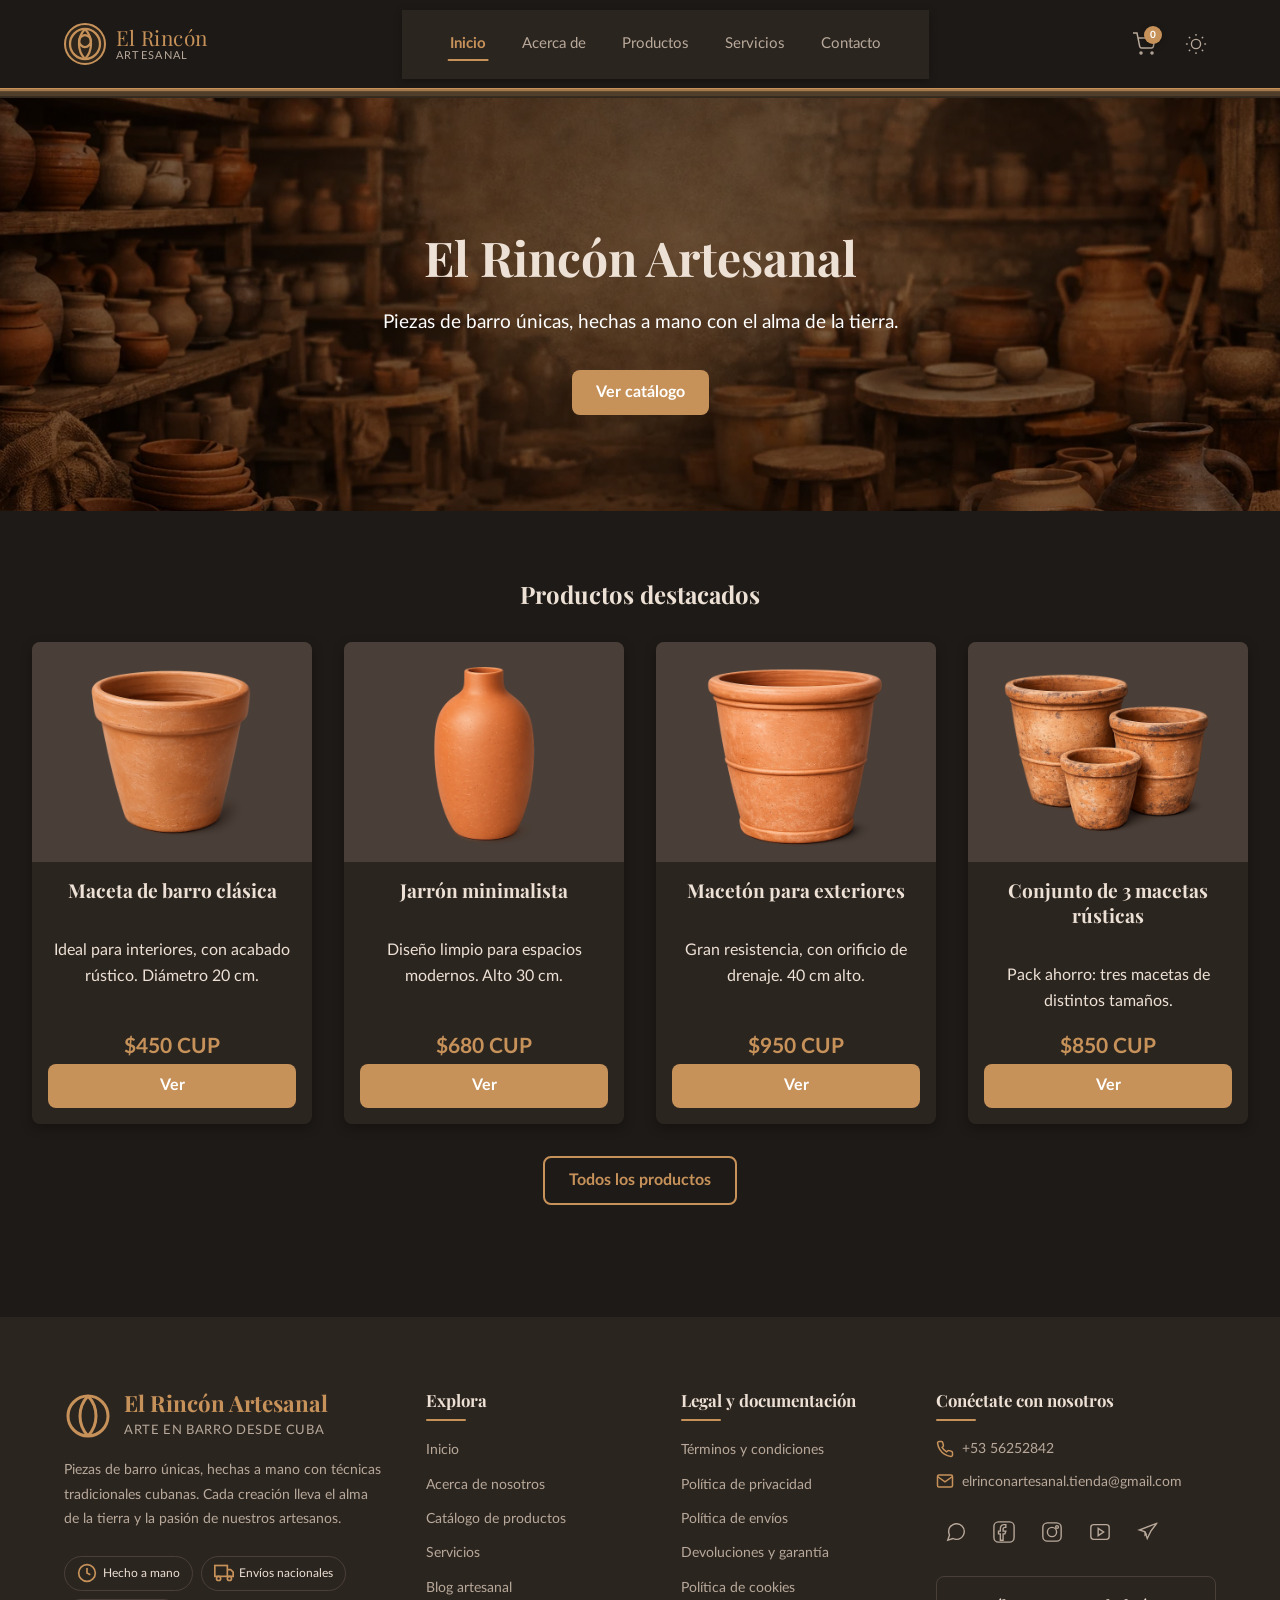
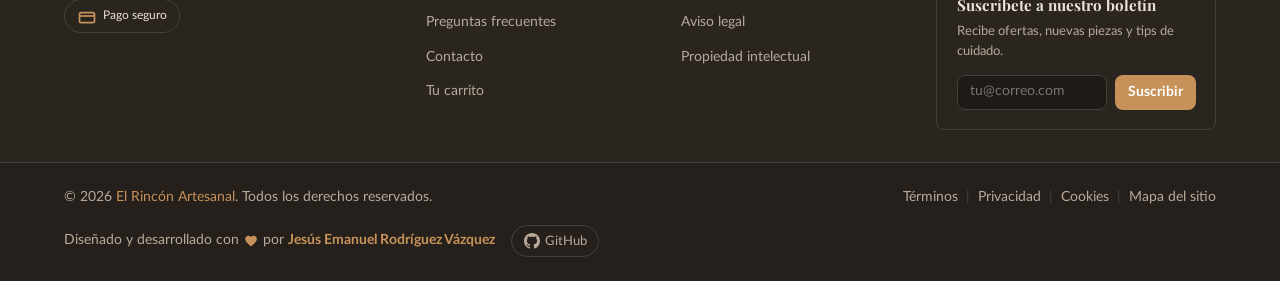
<file: index.html>
<!DOCTYPE html>
<html lang="es">
<head>
    <meta charset="UTF-8">
    <meta name="viewport" content="width=device-width, initial-scale=1.0">
    <meta name="description" content="El Rincón Artesanal - Piezas de barro hechas a mano por el equipo artesanal. Compras por WhatsApp y SMS en Cuba.">
    <title>El Rincón Artesanal – Inicio</title>
    <link rel="icon" href="favicon.ico" type="image/x-icon">
    <link rel="stylesheet" href="css/normalize.css">
    <link rel="stylesheet" href="css/main.css">
    <link rel="stylesheet" href="css/components/navigation.css">
    <link rel="stylesheet" href="css/components/header.css">
    <link rel="stylesheet" href="css/components/footer.css">
    <link rel="stylesheet" href="css/components/buttons.css">
    <link rel="stylesheet" href="css/components/cards.css">
    <link rel="stylesheet" href="css/pages/home.css">
    <link rel="stylesheet" href="css/responsive.css">
</head>
<body>
    <div id="site-header"></div>
    <main>
        <section class="hero">
            <div class="hero-content">
                <h1>El Rincón Artesanal</h1>
                <p>Piezas de barro únicas, hechas a mano con el alma de la tierra.</p>
                <a href="pages/products.html" class="btn btn-primary">Ver catálogo</a>
            </div>
        </section>
        <section class="featured-products">
            <h2>Productos destacados</h2>
            <div id="featured-list" class="products-grid"></div>
            <a href="pages/products.html" class="btn btn-outline">Todos los productos</a>
        </section>
    </main>
    <div id="site-footer"></div>

    <script src="js/config.js"></script>
    <script src="js/theme.js"></script>
    <script src="js/cart.js"></script>
    <script src="js/components/navigation.js"></script>
    <script src="js/main.js"></script>
    <script src="js/pages/home.js"></script>
</body>
</html>
</file>
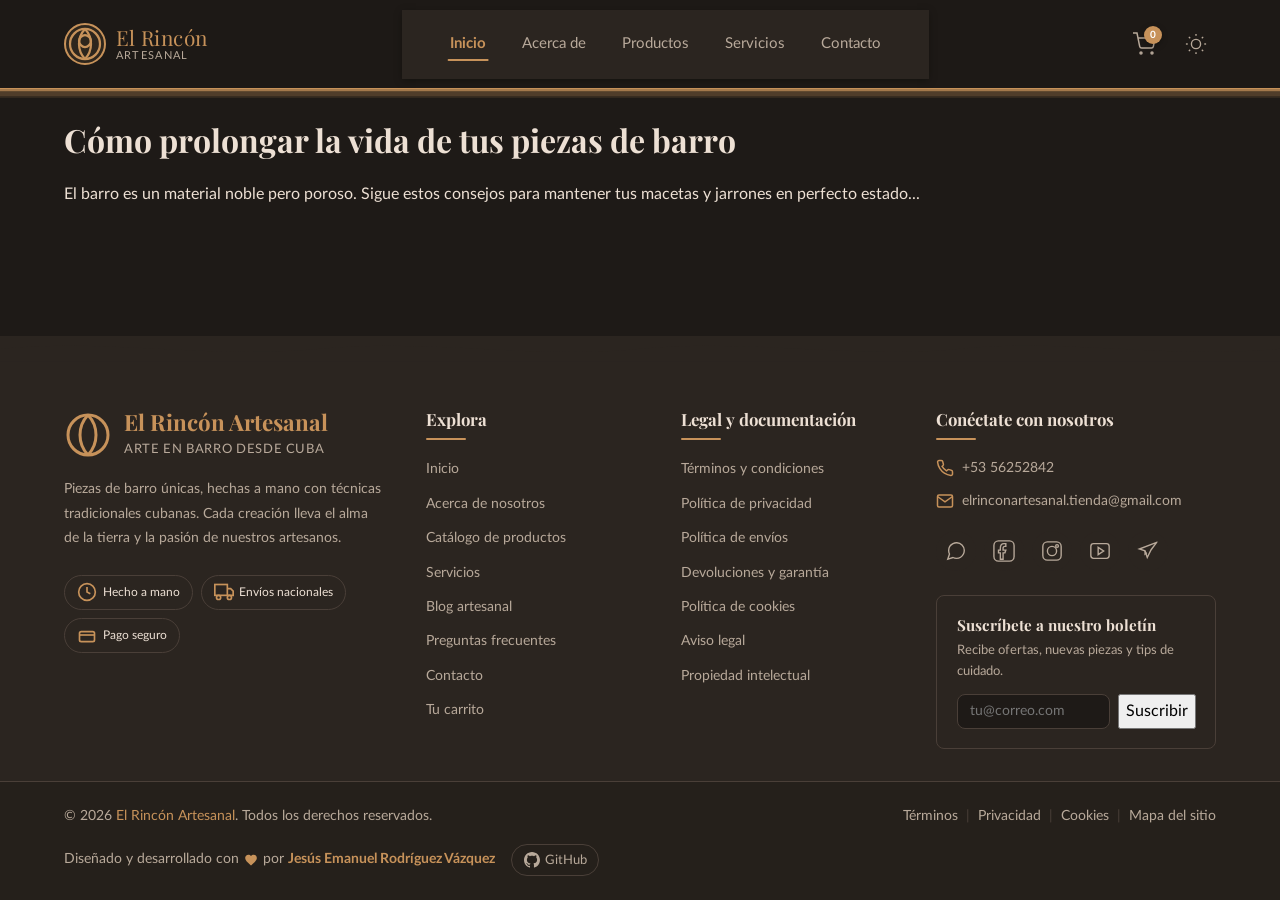
<file: pages/blog-post.html>
<!DOCTYPE html>
<html lang="es">
<head>
    <meta charset="UTF-8">
    <meta name="viewport" content="width=device-width, initial-scale=1.0">
    <title>Cómo cuidar tus macetas de barro – Blog</title>
    <link rel="icon" href="../favicon.ico">
    <link rel="stylesheet" href="../css/normalize.css">
    <link rel="stylesheet" href="../css/main.css">
    <link rel="stylesheet" href="../css/components/navigation.css">
    <link rel="stylesheet" href="../css/components/header.css">
    <link rel="stylesheet" href="../css/components/footer.css">
    <link rel="stylesheet" href="../css/responsive.css">
</head>
<body>
    <div id="site-header"></div>
    <main class="container">
        <article>
            <h1>Cómo prolongar la vida de tus piezas de barro</h1>
            <p>El barro es un material noble pero poroso. Sigue estos consejos para mantener tus macetas y jarrones en perfecto estado...</p>
            <!-- contenido de ejemplo -->
        </article>
    </main>
    <div id="site-footer"></div>
    <script src="../js/config.js"></script>
    <script src="../js/theme.js"></script>
    <script src="../js/cart.js"></script>
    <script src="../js/components/navigation.js"></script>
    <script src="../js/main.js"></script>
</body>
</html>
</file>
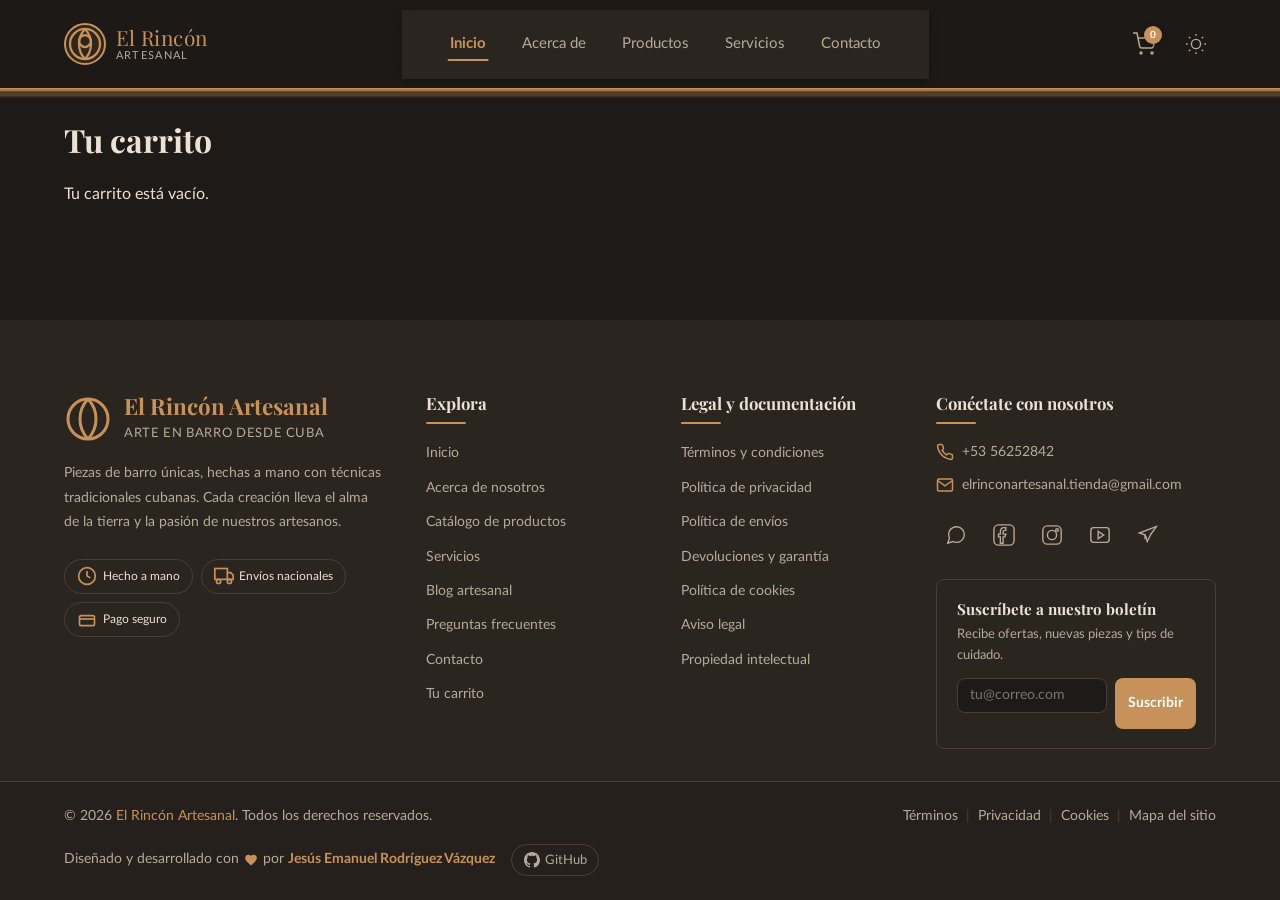
<file: pages/cart.html>
<!DOCTYPE html>
<html lang="es">
<head>
    <meta charset="UTF-8">
    <meta name="viewport" content="width=device-width, initial-scale=1.0">
    <title>Carrito – El Rincón Artesanal</title>
    <link rel="icon" href="../favicon.ico">
    <link rel="stylesheet" href="../css/normalize.css">
    <link rel="stylesheet" href="../css/main.css">
    <link rel="stylesheet" href="../css/components/navigation.css">
    <link rel="stylesheet" href="../css/components/header.css">
    <link rel="stylesheet" href="../css/components/footer.css">
    <link rel="stylesheet" href="../css/components/buttons.css">
    <link rel="stylesheet" href="../css/components/forms.css">
    <link rel="stylesheet" href="../css/components/modals.css">
    <link rel="stylesheet" href="../css/pages/cart.css">
    <link rel="stylesheet" href="../css/responsive.css">
</head>
<body>
    <div id="site-header"></div>
    <main class="container">
        <h1>Tu carrito</h1>
        <div id="cart-items"></div>
        <div id="cart-total"></div>
        <button id="checkout-btn" class="btn btn-primary">Realizar pedido</button>
    </main>

    <!-- Modal para teléfono -->
    <div id="order-modal" class="modal-overlay" style="display:none;">
        <div class="modal-content">
            <button class="modal-close" onclick="closeModal('order-modal')">&times;</button>
            <h2>Completa tu pedido</h2>
            <label>Tu número de teléfono (Cuba):</label>
            <input type="tel" id="order-phone" placeholder="+53XXXXXXXX" required>
            <button onclick="realizarPedido()" class="btn btn-primary">Enviar por WhatsApp y SMS</button>
        </div>
    </div>

    <div id="site-footer"></div>
    <script src="../js/config.js"></script>
    <script src="../js/theme.js"></script>
    <script src="../js/cart.js"></script>
    <script src="../js/order.js"></script>
    <script src="../js/components/modal.js"></script>
    <script src="../js/components/navigation.js"></script>
    <script src="../js/main.js"></script>
    <script>
        // Renderizar carrito
        document.addEventListener('DOMContentLoaded', () => {
            const container = document.getElementById('cart-items');
            const totalEl = document.getElementById('cart-total');
            const checkoutBtn = document.getElementById('checkout-btn');
            
            function renderCart() {
                if (cart.items.length === 0) {
                    container.innerHTML = '<p>Tu carrito está vacío.</p>';
                    totalEl.innerHTML = '';
                    checkoutBtn.style.display = 'none';
                    return;
                }
                checkoutBtn.style.display = 'inline-block';
                container.innerHTML = cart.items.map(item => {
                    const tier = CONFIG.discounts.tiers.find(t => item.quantity >= t.minQty);
                    const unitPrice = tier ? item.price * (1 - tier.discount) : item.price;
                    const subtotal = unitPrice * item.quantity;
                    return `<div class="cart-item">
                        <span>${item.name} (x${item.quantity})</span>
                        <span>$${subtotal.toFixed(2)}</span>
                        <button onclick="cart.remove(${item.id});renderCart();">Eliminar</button>
                    </div>`;
                }).join('');
                totalEl.innerHTML = `<strong>Total: $${cart.getTotal().toFixed(2)} CUP</strong>`;
            }
            window.renderCart = renderCart;
            renderCart();

            checkoutBtn.addEventListener('click', () => {
                if (cart.items.length === 0) return alert('Carrito vacío');
                openModal('order-modal');
            });
        });
    </script>
</body>
</html>
</file>
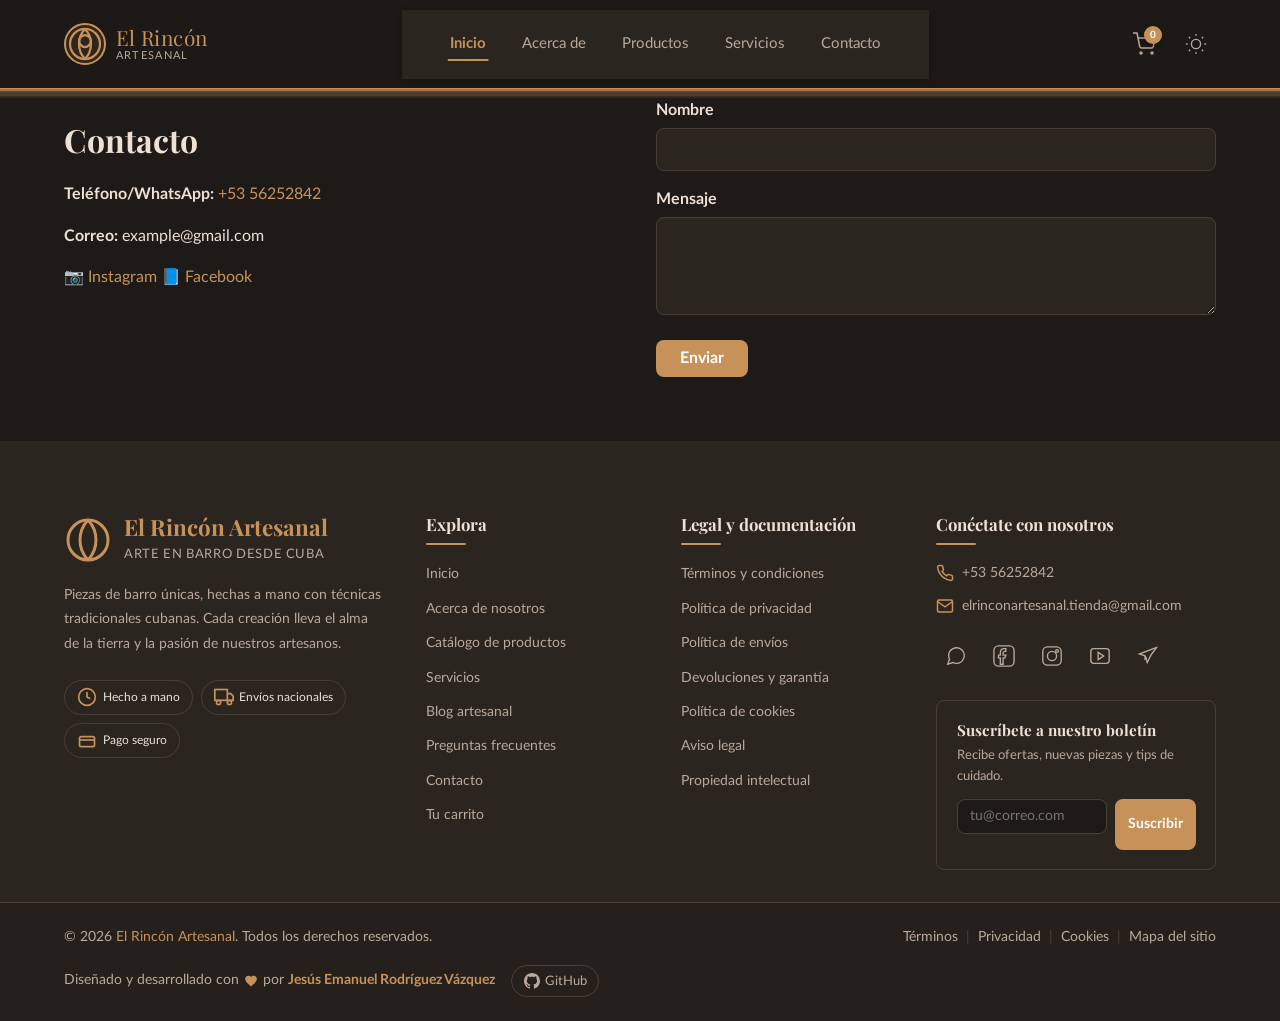
<file: pages/contact.html>
<!DOCTYPE html>
<html lang="es">
<head>
    <meta charset="UTF-8">
    <meta name="viewport" content="width=device-width, initial-scale=1.0">
    <title>Contacto – El Rincón Artesanal</title>
    <link rel="icon" href="../favicon.ico">
    <link rel="stylesheet" href="../css/normalize.css">
    <link rel="stylesheet" href="../css/main.css">
    <link rel="stylesheet" href="../css/components/navigation.css">
    <link rel="stylesheet" href="../css/components/header.css">
    <link rel="stylesheet" href="../css/components/footer.css">
    <link rel="stylesheet" href="../css/components/buttons.css">
    <link rel="stylesheet" href="../css/components/forms.css">
    <link rel="stylesheet" href="../css/pages/contact.css">
    <link rel="stylesheet" href="../css/responsive.css">
</head>
<body>
    <div id="site-header"></div>
    <main class="container contact-grid">
        <div>
            <h1>Contacto</h1>
            <p><strong>Teléfono/WhatsApp:</strong> <a href="tel:+5356252842">+53 56252842</a></p>
            <p><strong>Correo:</strong> example@gmail.com</p>
            <div class="social-icons">
                <a href="https://instagram.com/elrinconartesanal" target="_blank" rel="noopener">📷 Instagram</a>
                <a href="https://facebook.com/elrinconartesanal" target="_blank" rel="noopener">📘 Facebook</a>
            </div>
        </div>
        <form class="contact-form">
            <label>Nombre</label>
            <input type="text" required>
            <label>Mensaje</label>
            <textarea rows="4"></textarea>
            <button type="submit" class="btn btn-primary">Enviar</button>
        </form>
    </main>
    <div id="site-footer"></div>
    <script src="../js/config.js"></script>
    <script src="../js/theme.js"></script>
    <script src="../js/cart.js"></script>
    <script src="../js/components/navigation.js"></script>
    <script src="../js/main.js"></script>
    <script src="../js/components/form-validation.js"></script>
</body>
</html>
</file>
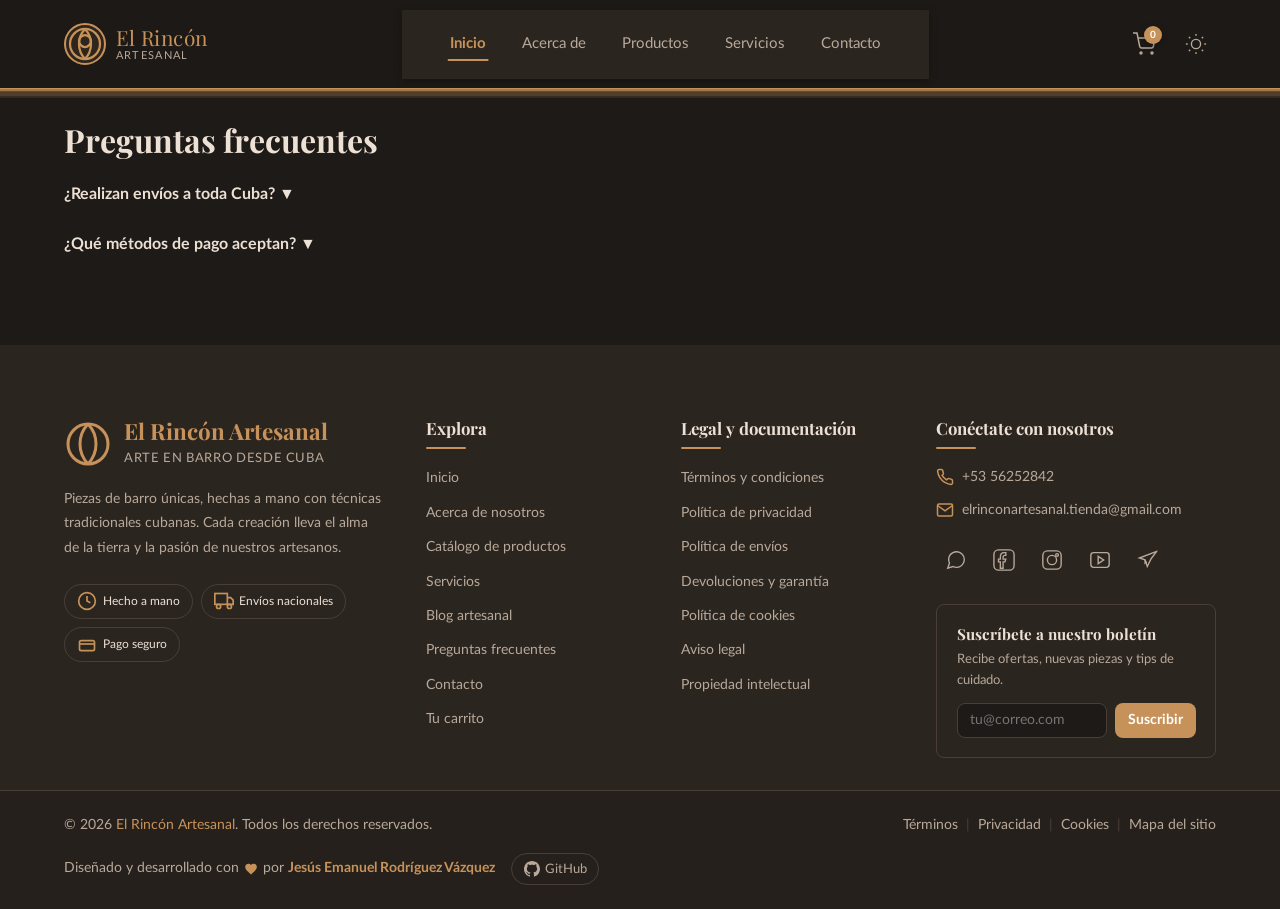
<file: pages/faq.html>
<!DOCTYPE html>
<html lang="es">
<head>
    <meta charset="UTF-8">
    <meta name="viewport" content="width=device-width, initial-scale=1.0">
    <title>Preguntas frecuentes – El Rincón Artesanal</title>
    <link rel="icon" href="../favicon.ico">
    <link rel="stylesheet" href="../css/normalize.css">
    <link rel="stylesheet" href="../css/main.css">
    <link rel="stylesheet" href="../css/components/navigation.css">
    <link rel="stylesheet" href="../css/components/header.css">
    <link rel="stylesheet" href="../css/components/footer.css">
    <link rel="stylesheet" href="../css/components/buttons.css">
    <link rel="stylesheet" href="../css/pages/faq.css">
    <link rel="stylesheet" href="../css/responsive.css">
</head>
<body>
    <div id="site-header"></div>
    <main class="container">
        <h1>Preguntas frecuentes</h1>
        <div class="faq-item">
            <div class="question" onclick="this.nextElementSibling.classList.toggle('open')">¿Realizan envíos a toda Cuba? ▼</div>
            <div class="answer">Sí, coordinamos el envío a través de agencias de paquetería. El costo depende del destino.</div>
        </div>
        <div class="faq-item">
            <div class="question" onclick="this.nextElementSibling.classList.toggle('open')">¿Qué métodos de pago aceptan? ▼</div>
            <div class="answer">Aceptamos Transfermóvil, EnZona y pago en efectivo al recibir (en La Habana).</div>
        </div>
        <!-- más preguntas... -->
    </main>
    <div id="site-footer"></div>
    <script src="../js/config.js"></script>
    <script src="../js/theme.js"></script>
    <script src="../js/cart.js"></script>
    <script src="../js/components/navigation.js"></script>
    <script src="../js/main.js"></script>
</body>
</html>
</file>
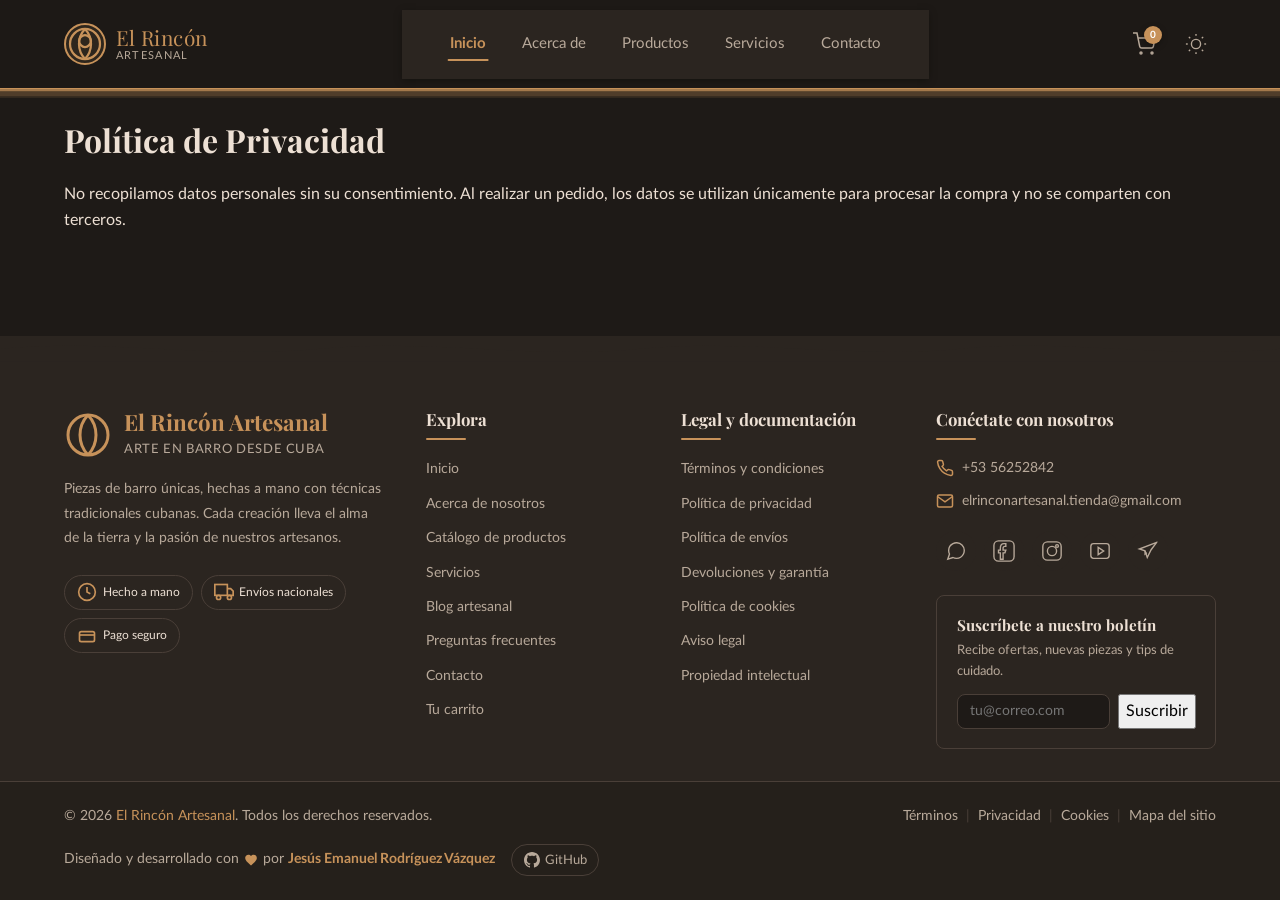
<file: pages/privacy-policy.html>
<!DOCTYPE html>
<html lang="es">
<head>
    <meta charset="UTF-8">
    <meta name="viewport" content="width=device-width, initial-scale=1.0">
    <title>Política de privacidad – El Rincón Artesanal</title>
    <link rel="icon" href="../favicon.ico">
    <link rel="stylesheet" href="../css/normalize.css">
    <link rel="stylesheet" href="../css/main.css">
    <link rel="stylesheet" href="../css/components/navigation.css">
    <link rel="stylesheet" href="../css/components/header.css">
    <link rel="stylesheet" href="../css/components/footer.css">
    <link rel="stylesheet" href="../css/responsive.css">
</head>
<body>
    <div id="site-header"></div>
    <main class="container">
        <h1>Política de Privacidad</h1>
        <p>No recopilamos datos personales sin su consentimiento. Al realizar un pedido, los datos se utilizan únicamente para procesar la compra y no se comparten con terceros.</p>
        <!-- texto legal básico -->
    </main>
    <div id="site-footer"></div>
    <script src="../js/config.js"></script>
    <script src="../js/theme.js"></script>
    <script src="../js/cart.js"></script>
    <script src="../js/components/navigation.js"></script>
    <script src="../js/main.js"></script>
</body>
</html>
</file>
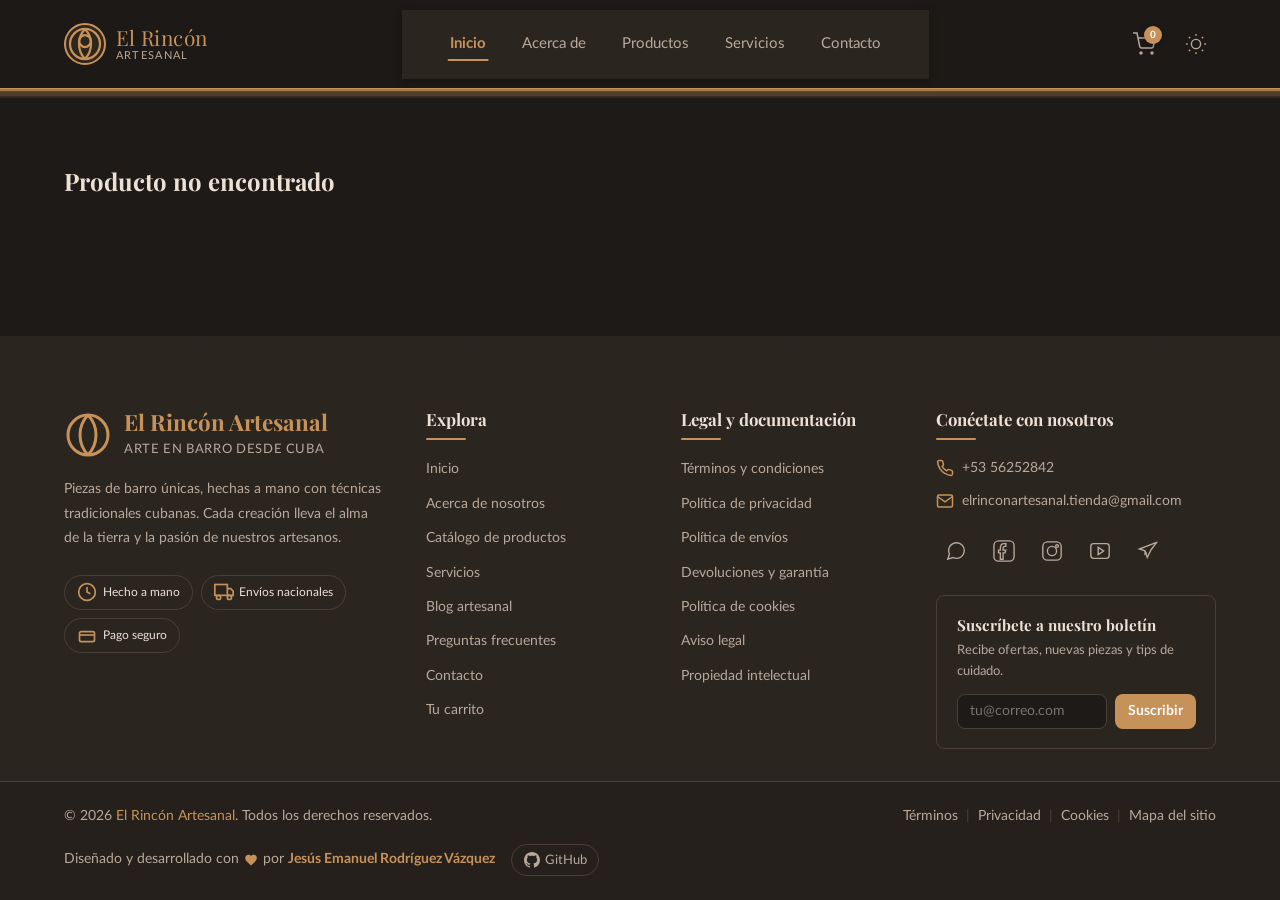
<file: pages/product-detail.html>
<!DOCTYPE html>
<html lang="es">
<head>
    <meta charset="UTF-8">
    <meta name="viewport" content="width=device-width, initial-scale=1.0">
    <title>Detalle del producto – El Rincón Artesanal</title>
    <link rel="icon" href="../favicon.ico">
    <link rel="stylesheet" href="../css/normalize.css">
    <link rel="stylesheet" href="../css/main.css">
    <link rel="stylesheet" href="../css/components/navigation.css">
    <link rel="stylesheet" href="../css/components/header.css">
    <link rel="stylesheet" href="../css/components/footer.css">
    <link rel="stylesheet" href="../css/components/buttons.css">
    <link rel="stylesheet" href="../css/pages/product-detail.css">
    <link rel="stylesheet" href="../css/responsive.css">
</head>
<body>
    <div id="site-header"></div>
    <main class="container product-detail">
        <div class="gallery">
            <img id="product-img" src="" alt="" class="main-image">
            <div class="gallery-controls">
                <button onclick="sliderPrev()" class="btn btn-outline btn-small">◀</button>
                <button onclick="sliderNext()" class="btn btn-outline btn-small">▶</button>
            </div>
        </div>
        <div class="product-info-panel">
            <h1 id="product-name"></h1>
            <p id="product-desc"></p>
            <span id="product-price" class="price"></span>
            <div class="discount-box">
                <h4>Descuentos por volumen</h4>
                <ul id="discount-info"></ul>
            </div>
            <div class="quantity-selector">
                <label for="quantity">Cantidad:</label>
                <input type="number" id="quantity" value="1" min="1">
            </div>
            <button id="add-to-cart" class="btn btn-primary">Añadir al carrito</button>
            <button onclick="window.history.back()" class="btn btn-outline btn-small" style="margin-top:1rem;">← Volver</button>
        </div>
    </main>
    <div id="site-footer"></div>
    <script src="../js/config.js"></script>
    <script src="../js/theme.js"></script>
    <script src="../js/cart.js"></script>
    <script src="../js/components/slider.js"></script>
    <script src="../js/components/navigation.js"></script>
    <script src="../js/main.js"></script>
    <script src="../js/pages/product-detail.js"></script>
</body>
</html>
</file>
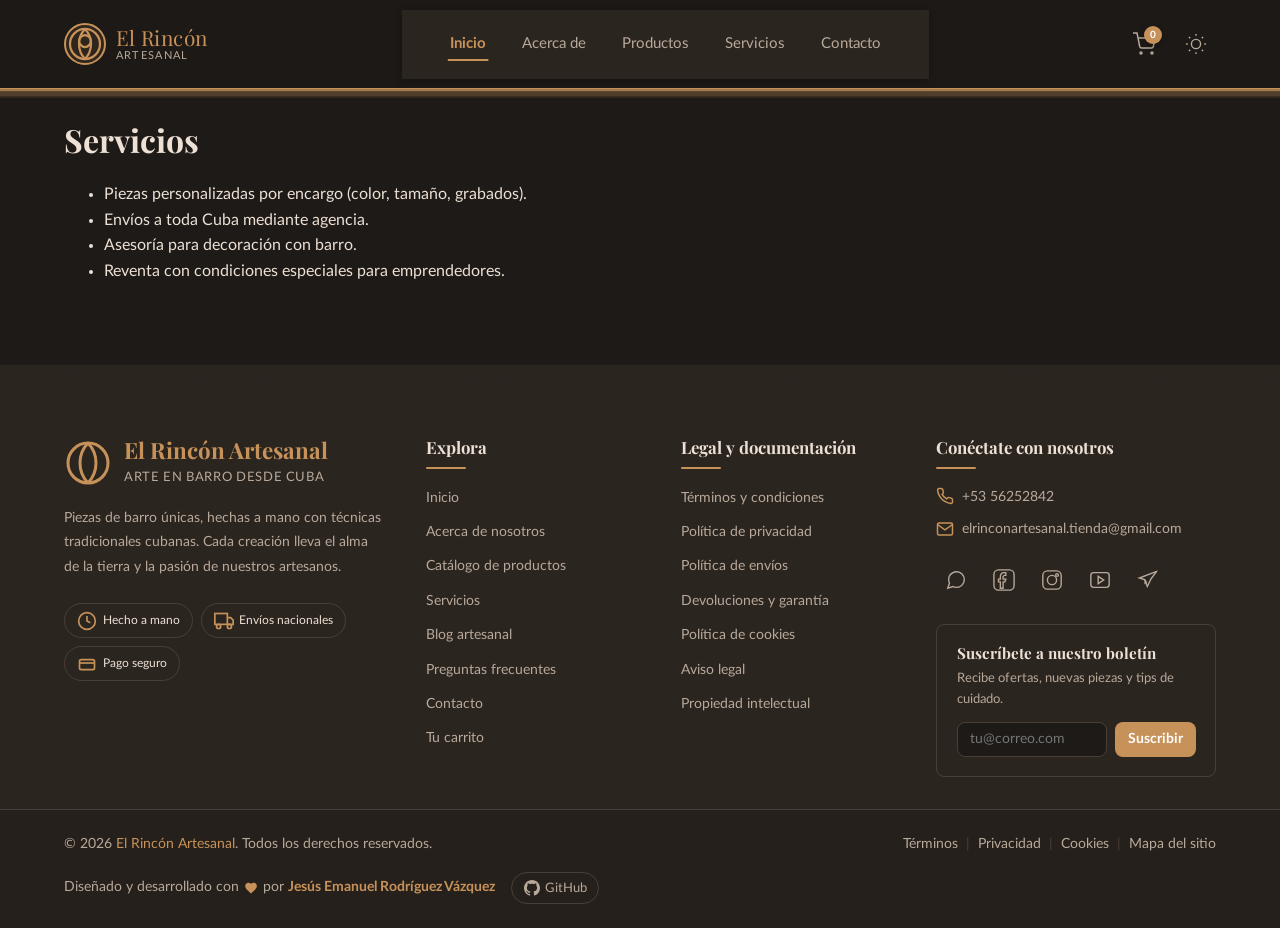
<file: pages/services.html>
<!DOCTYPE html>
<html lang="es">
<head>
    <meta charset="UTF-8">
    <meta name="viewport" content="width=device-width, initial-scale=1.0">
    <title>Servicios – El Rincón Artesanal</title>
    <link rel="icon" href="../favicon.ico">
    <link rel="stylesheet" href="../css/normalize.css">
    <link rel="stylesheet" href="../css/main.css">
    <link rel="stylesheet" href="../css/components/navigation.css">
    <link rel="stylesheet" href="../css/components/header.css">
    <link rel="stylesheet" href="../css/components/footer.css">
    <link rel="stylesheet" href="../css/components/buttons.css">
    <link rel="stylesheet" href="../css/responsive.css">
</head>
<body>
    <div id="site-header"></div>
    <main class="container">
        <h1>Servicios</h1>
        <ul>
            <li>Piezas personalizadas por encargo (color, tamaño, grabados).</li>
            <li>Envíos a toda Cuba mediante agencia.</li>
            <li>Asesoría para decoración con barro.</li>
            <li>Reventa con condiciones especiales para emprendedores.</li>
        </ul>
    </main>
    <div id="site-footer"></div>
    <script src="../js/config.js"></script>
    <script src="../js/theme.js"></script>
    <script src="../js/cart.js"></script>
    <script src="../js/components/navigation.js"></script>
    <script src="../js/main.js"></script>
</body>
</html>
</file>
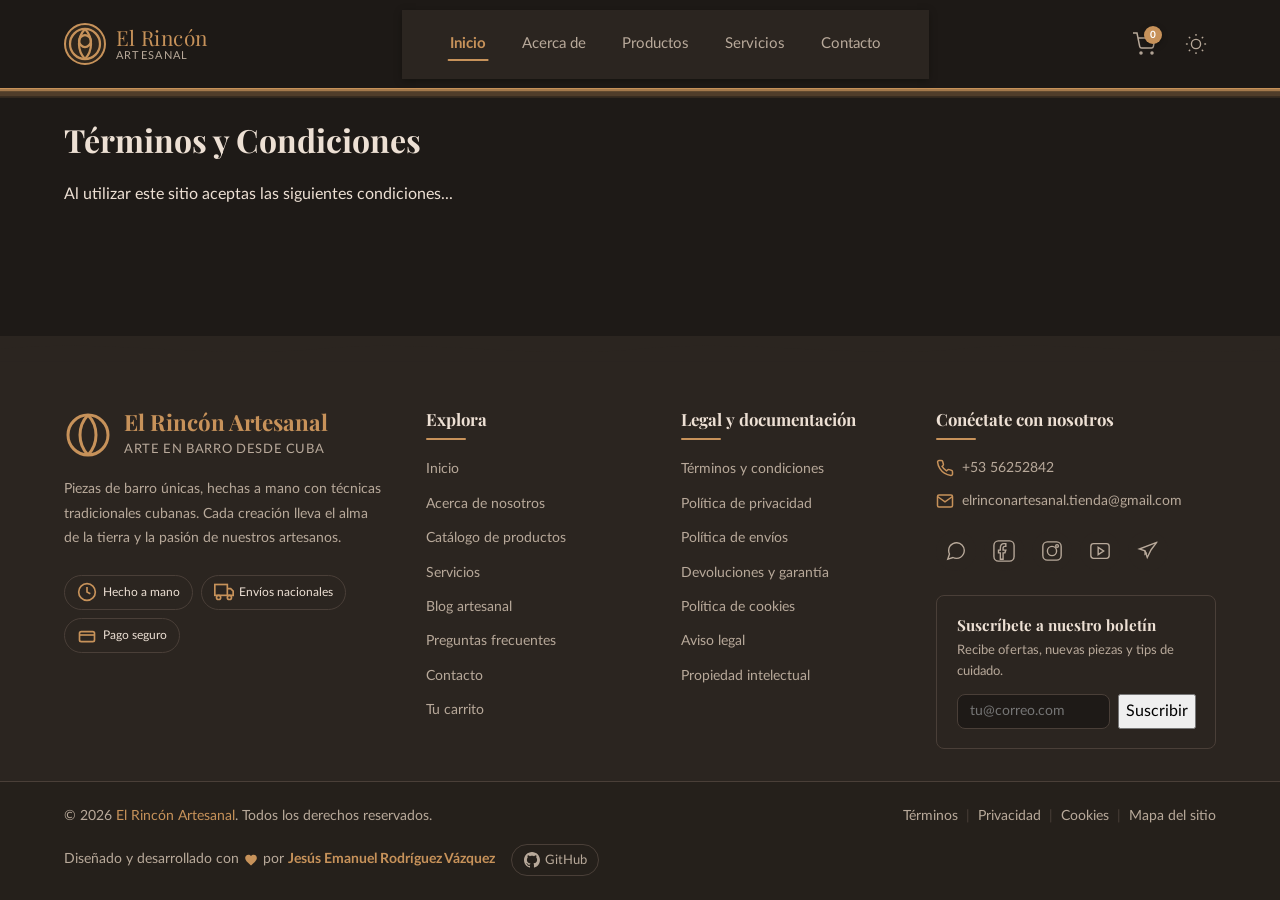
<file: pages/terms.html>
<!DOCTYPE html>
<html lang="es">
<head>
    <meta charset="UTF-8">
    <meta name="viewport" content="width=device-width, initial-scale=1.0">
    <title>Términos y condiciones – El Rincón Artesanal</title>
    <link rel="icon" href="../favicon.ico">
    <link rel="stylesheet" href="../css/normalize.css">
    <link rel="stylesheet" href="../css/main.css">
    <link rel="stylesheet" href="../css/components/navigation.css">
    <link rel="stylesheet" href="../css/components/header.css">
    <link rel="stylesheet" href="../css/components/footer.css">
    <link rel="stylesheet" href="../css/responsive.css">
</head>
<body>
    <div id="site-header"></div>
    <main class="container">
        <h1>Términos y Condiciones</h1>
        <p>Al utilizar este sitio aceptas las siguientes condiciones...</p>
    </main>
    <div id="site-footer"></div>
    <script src="../js/config.js"></script>
    <script src="../js/theme.js"></script>
    <script src="../js/cart.js"></script>
    <script src="../js/components/navigation.js"></script>
    <script src="../js/main.js"></script>
</body>
</html>
</file>
<file: css/main.css>
/* ========== FUENTES LOCALES ========== */
@font-face {
  font-family: 'Playfair Display';
  src: url('../fonts/PlayfairDisplay-Regular.woff2') format('woff2');
  font-weight: 400;
  font-style: normal;
  font-display: swap;
}
@font-face {
  font-family: 'Playfair Display';
  src: url('../fonts/PlayfairDisplay-Bold.woff2') format('woff2');
  font-weight: 700;
  font-style: normal;
  font-display: swap;
}
@font-face {
  font-family: 'Lato';
  src: url('../fonts/Lato-Regular.woff2') format('woff2');
  font-weight: 400;
  font-style: normal;
  font-display: swap;
}
@font-face {
  font-family: 'Lato';
  src: url('../fonts/Lato-Bold.woff2') format('woff2');
  font-weight: 700;
  font-style: normal;
  font-display: swap;
}

/* ========== VARIABLES BASE (sobrescritas por temas) ========== */
:root {
  --color-bg: #1e1a17;
  --color-surface: #2b2520;
  --color-text: #ede0d4;
  --color-text-secondary: #b8a99a;
  --color-primary: #c7925a;
  --color-primary-hover: #d4a76e;
  --color-accent: #9c6644;
  --color-border: #4a3f38;
  --color-card-bg: #2b2520;
  --color-shadow: rgba(0,0,0,0.3);

  --font-heading: 'Playfair Display', Georgia, serif;
  --font-body: 'Lato', 'Segoe UI', sans-serif;
  --radius: 0.5rem;
  --transition: 0.3s ease;
}

/* ========== ESTILOS GLOBALES ========== */
*, *::before, *::after {
  box-sizing: border-box;
}

body {
  margin: 0;
  font-family: var(--font-body);
  background-color: var(--color-bg);
  color: var(--color-text);
  line-height: 1.6;
  min-height: 100vh;
  display: flex;
  flex-direction: column;
}

main {
  flex: 1;
}

h1, h2, h3, h4, h5, h6 {
  font-family: var(--font-heading);
  font-weight: 700;
  color: var(--color-text);
  line-height: 1.3;
}

a {
  color: var(--color-primary);
  text-decoration: none;
  transition: color var(--transition);
}
a:hover {
  color: var(--color-primary-hover);
}

img {
  max-width: 100%;
  height: auto;
  display: block;
}

.container {
  width: 90%;
  max-width: 1200px;
  margin: 0 auto;
}

h1 {
  font-size: 2em;
  margin: 0.67em 0;
}

/* Botón de tema (ícono) */
.btn-icon {
  background: none;
  border: none;
  color: var(--color-text);
  font-size: 1.3rem;
  cursor: pointer;
  padding: 0.2rem 0.5rem;
}

/* Scrollbar personalizada */
::-webkit-scrollbar {
  width: 8px;
}
::-webkit-scrollbar-track {
  background: var(--color-bg);
}
::-webkit-scrollbar-thumb {
  background: var(--color-border);
  border-radius: 4px;
}
::-webkit-scrollbar-thumb:hover {
  background: var(--color-primary);
}

/* Selección de texto */
::selection {
  background: var(--color-primary);
  color: #fff;
}
</file>
<file: css/components/navigation.css>
nav {
  background-color: var(--color-surface);
  padding: 0.8rem 2rem;
  display: flex;
  align-items: center;
  justify-content: space-between;
  position: sticky;
  top: 0;
  z-index: 100;
  box-shadow: 0 2px 8px var(--color-shadow);
}
.nav-brand {
  font-family: var(--font-heading);
  font-size: 1.4rem;
  color: var(--color-primary);
}
.nav-links {
  list-style: none;
  display: flex;
  gap: 1.5rem;
  margin: 0;
}
.nav-links a {
  color: var(--color-text);
  font-weight: 500;
}
.nav-links a:hover {
  color: var(--color-primary);
}
.menu-toggle {
  display: none;
  background: none;
  border: none;
  color: var(--color-text);
  font-size: 1.6rem;
  cursor: pointer;
}
@media (max-width: 768px) {
  .menu-toggle { display: block; }
  .nav-links {
    display: none;
    flex-direction: column;
    position: absolute;
    top: 100%;
    left: 0;
    width: 100%;
    background: var(--color-surface);
    padding: 1rem;
  }
  .nav-links.active { display: flex; }
}
</file>
<file: css/components/header.css>
/* ============================================================
   HEADER PROFESIONAL – El Rincón Artesanal
   Diseño premium con efectos de vidrio, animaciones y armonía con el footer
   ============================================================ */

.site-header {
    position: sticky;
    top: 0;
    z-index: 1000;
    background: rgba(30, 26, 23, 0.85);
    backdrop-filter: blur(16px) saturate(140%);
    -webkit-backdrop-filter: blur(16px) saturate(140%);
    border-bottom: 1px solid rgba(199, 146, 90, 0.12);
    transition: background var(--transition), box-shadow var(--transition);
    font-family: var(--font-body);
}

/* Cuando se hace scroll, sombra más pronunciada */
.site-header.scrolled {
    background: rgba(30, 26, 23, 0.95);
    box-shadow: 0 4px 20px rgba(0, 0, 0, 0.4);
}

/* Contenedor interno */
.header-container {
    display: flex;
    align-items: center;
    justify-content: space-between;
    max-width: 1200px;
    margin: 0 auto;
    padding: 0.6rem 1.5rem;
    gap: 2rem;
}

/* ========== LOGO Y MARCA ========== */
.header-brand {
    display: flex;
    align-items: center;
    gap: 0.6rem;
    text-decoration: none;
    color: var(--color-text);
    flex-shrink: 0;
}

.brand-icon {
    display: flex;
    align-items: center;
    justify-content: center;
    width: 42px;
    height: 42px;
    border-radius: 50%;
    background: rgba(199, 146, 90, 0.1);
    border: 2px solid var(--color-primary);
    color: var(--color-primary);
    transition: transform var(--transition), box-shadow var(--transition);
}

.header-brand:hover .brand-icon {
    transform: rotate(-10deg) scale(1.05);
    box-shadow: 0 0 16px rgba(199, 146, 90, 0.3);
}

.brand-text {
    display: flex;
    flex-direction: column;
    line-height: 1.15;
}

.brand-name {
    font-family: var(--font-heading);
    font-size: 1.3rem;
    color: var(--color-primary);
    letter-spacing: 0.02em;
}

.brand-sub {
    font-size: 0.7rem;
    text-transform: uppercase;
    letter-spacing: 0.12em;
    color: var(--color-text-secondary);
}

/* ========== NAVEGACIÓN PRINCIPAL ========== */
.header-nav {
    display: flex;
    align-items: center;
}

.nav-list {
    display: flex;
    list-style: none;
    margin: 0;
    padding: 0;
    gap: 0.25rem;
}

.nav-link {
    display: inline-block;
    padding: 0.6rem 1rem;
    color: var(--color-text-secondary);
    text-decoration: none;
    font-weight: 500;
    font-size: 0.95rem;
    border-radius: 0.4rem;
    position: relative;
    transition: color var(--transition), background var(--transition);
}

.nav-link::after {
    content: '';
    position: absolute;
    bottom: 0.3rem;
    left: 50%;
    transform: translateX(-50%) scaleX(0);
    width: 60%;
    height: 2px;
    background: var(--color-primary);
    border-radius: 2px;
    transition: transform 0.35s cubic-bezier(0.4, 0, 0.2, 1);
}

.nav-link:hover {
    color: var(--color-text);
    background: rgba(199, 146, 90, 0.06);
}

.nav-link:hover::after {
    transform: translateX(-50%) scaleX(1);
}

.nav-link.active {
    color: var(--color-primary);
    font-weight: 600;
}

.nav-link.active::after {
    transform: translateX(-50%) scaleX(1);
    background: var(--color-primary);
}

/* ========== ACCIONES (carrito, tema, hamburguesa) ========== */
.header-actions {
    display: flex;
    align-items: center;
    gap: 0.75rem;
}

/* Botón de carrito */
.header-cart {
    display: flex;
    align-items: center;
    justify-content: center;
    position: relative;
    width: 40px;
    height: 40px;
    border-radius: 50%;
    color: var(--color-text-secondary);
    text-decoration: none;
    transition: color var(--transition), background var(--transition);
}

.header-cart:hover {
    color: var(--color-primary);
    background: rgba(199, 146, 90, 0.08);
}

.cart-badge {
    position: absolute;
    top: 2px;
    right: 2px;
    min-width: 18px;
    height: 18px;
    padding: 0 4px;
    background: var(--color-primary);
    color: #fff;
    font-size: 0.65rem;
    font-weight: 700;
    border-radius: 9px;
    display: flex;
    align-items: center;
    justify-content: center;
    line-height: 1;
    pointer-events: none;
    box-shadow: 0 2px 6px rgba(0,0,0,0.3);
}

.cart-badge:empty {
    display: none;
}

/* Botón de tema */
.header-theme-btn {
    display: flex;
    align-items: center;
    justify-content: center;
    width: 40px;
    height: 40px;
    border-radius: 50%;
    background: none;
    border: none;
    color: var(--color-text-secondary);
    cursor: pointer;
    transition: color var(--transition), background var(--transition);
    position: relative;
}

.header-theme-btn:hover {
    color: var(--color-primary);
    background: rgba(199, 146, 90, 0.08);
}

/* Mostrar/ocultar íconos según tema activo */
.icon-sun,
.icon-moon {
    position: absolute;
    transition: opacity 0.4s, transform 0.4s;
}

/* Por defecto (tema oscuro): mostrar sol (para cambiar a claro) */
[data-theme="dark"] .icon-sun,
:root:not([data-theme]) .icon-sun {
    opacity: 1;
    transform: rotate(0deg);
}
[data-theme="dark"] .icon-moon,
:root:not([data-theme]) .icon-moon {
    opacity: 0;
    transform: rotate(-90deg);
}

/* Tema claro: mostrar luna (para cambiar a oscuro) */
[data-theme="light"] .icon-sun {
    opacity: 0;
    transform: rotate(90deg);
}
[data-theme="light"] .icon-moon {
    opacity: 1;
    transform: rotate(0deg);
}

/* ========== HAMBURGUESA MÓVIL ========== */
.header-hamburger {
    display: none;
    flex-direction: column;
    justify-content: center;
    align-items: center;
    width: 40px;
    height: 40px;
    border-radius: 50%;
    background: none;
    border: none;
    cursor: pointer;
    gap: 5px;
    padding: 0;
    position: relative;
    z-index: 1001;
}

.hamburger-line {
    display: block;
    width: 22px;
    height: 2px;
    background: var(--color-text);
    border-radius: 2px;
    transition: all 0.35s cubic-bezier(0.4, 0, 0.2, 1);
}

/* Animación a X */
.header-hamburger[aria-expanded="true"] .hamburger-line:nth-child(1) {
    transform: translateY(7px) rotate(45deg);
}

.header-hamburger[aria-expanded="true"] .hamburger-line:nth-child(2) {
    opacity: 0;
    transform: scaleX(0);
}

.header-hamburger[aria-expanded="true"] .hamburger-line:nth-child(3) {
    transform: translateY(-7px) rotate(-45deg);
}

/* ========== ORNAMENTO INFERIOR ========== */
.header-ornament {
    line-height: 0;
    overflow: hidden;
}
.header-ornament svg {
    display: block;
    width: 100%;
    height: auto;
}

/* ========== RESPONSIVE ========== */
@media (max-width: 900px) {
    .header-hamburger {
        display: flex;
    }

    .header-nav {
        position: fixed;
        top: 0;
        right: -100%;
        width: min(320px, 80vw);
        height: 100vh;
        height: 100dvh;
        background: var(--color-surface);
        box-shadow: -8px 0 30px rgba(0, 0, 0, 0.5);
        padding: 5rem 2rem 2rem;
        transition: right 0.4s cubic-bezier(0.4, 0, 0.2, 1);
        z-index: 1000;
        flex-direction: column;
        align-items: stretch;
    }

    .header-nav.open {
        right: 0;
    }

    .nav-list {
        flex-direction: column;
        gap: 0.5rem;
    }

    .nav-link {
        font-size: 1.1rem;
        padding: 0.8rem 1rem;
        border-radius: var(--radius);
    }

    .nav-link::after {
        display: none;
    }

    /* Overlay oscuro cuando el menú está abierto */
    .header-nav.open::before {
        content: '';
        position: fixed;
        top: 0;
        left: 0;
        width: 100vw;
        height: 100vh;
        background: rgba(0, 0, 0, 0.5);
        z-index: -1;
        opacity: 1;
        transition: opacity 0.3s;
    }
}
</file>
<file: css/components/footer.css>
/* ============================================================
   FOOTER PROFESIONAL – El Rincón Artesanal
   Diseño avanzado, multi-columna, con efectos y responsive
   ============================================================ */

/* --- Ornamento decorativo superior --- */
.footer-ornament {
    line-height: 0;
    margin-bottom: -1px;
    overflow: hidden;
}
.footer-ornament svg {
    display: block;
    width: 100%;
    height: auto;
}

/* --- Contenedor principal del footer --- */
.site-footer {
    background-color: var(--color-surface);
    color: var(--color-text-secondary);
    margin-top: 4rem;
    position: relative;
    font-family: var(--font-body);
}

/* --- Grid principal de 4 columnas --- */
.footer-main {
    padding: 3rem 0 2rem;
}

.footer-grid {
    display: grid;
    grid-template-columns: 1.5fr 1fr 1fr 1.3fr;
    gap: 2.5rem;
}

/* --- Columna de marca --- */
.footer-brand-col {
    display: flex;
    flex-direction: column;
    gap: 1rem;
}

.footer-logo {
    display: flex;
    align-items: center;
    gap: 0.75rem;
}

.footer-logo h3 {
    font-family: var(--font-heading);
    font-size: 1.4rem;
    color: var(--color-primary);
    margin: 0;
    line-height: 1.2;
}

.footer-tagline {
    font-size: 0.8rem;
    color: var(--color-text-secondary);
    letter-spacing: 0.05em;
    text-transform: uppercase;
}

.footer-description {
    font-size: 0.9rem;
    line-height: 1.7;
    color: var(--color-text-secondary);
    margin: 0;
}

/* --- Insignias de confianza --- */
.footer-badges {
    display: flex;
    flex-wrap: wrap;
    gap: 0.5rem;
    margin-top: 0.5rem;
}

.badge {
    display: inline-flex;
    align-items: center;
    gap: 0.35rem;
    padding: 0.4rem 0.75rem;
    background: var(--color-card-bg);
    border: 1px solid var(--color-border);
    border-radius: 2rem;
    font-size: 0.75rem;
    color: var(--color-text);
    white-space: nowrap;
    transition: border-color var(--transition), background var(--transition);
}

.badge:hover {
    border-color: var(--color-primary);
    background: rgba(199, 146, 90, 0.08);
}

.badge svg {
    flex-shrink: 0;
    color: var(--color-primary);
}

/* --- Encabezados de columna --- */
.footer-heading {
    font-family: var(--font-heading);
    font-size: 1.05rem;
    color: var(--color-text);
    margin: 0 0 1rem;
    padding-bottom: 0.6rem;
    position: relative;
}

.footer-heading::after {
    content: '';
    position: absolute;
    bottom: 0;
    left: 0;
    width: 2.5rem;
    height: 2px;
    background: var(--color-primary);
    border-radius: 1px;
    transition: width var(--transition);
}

.footer-col:hover .footer-heading::after {
    width: 3.5rem;
}

/* --- Listas de enlaces --- */
.footer-links {
    list-style: none;
    padding: 0;
    margin: 0;
    display: flex;
    flex-direction: column;
    gap: 0.55rem;
}

.footer-links a {
    color: var(--color-text-secondary);
    text-decoration: none;
    font-size: 0.9rem;
    transition: color var(--transition), padding-left var(--transition);
    display: inline-block;
    position: relative;
}

.footer-links a::before {
    content: '›';
    position: absolute;
    left: -0.8rem;
    opacity: 0;
    color: var(--color-primary);
    transition: opacity var(--transition), left var(--transition);
}

.footer-links a:hover {
    color: var(--color-primary);
    padding-left: 0.6rem;
}

.footer-links a:hover::before {
    opacity: 1;
    left: -0.2rem;
}

/* --- Información de contacto --- */
.footer-contact-info {
    display: flex;
    flex-direction: column;
    gap: 0.6rem;
    margin-bottom: 1.2rem;
}

.footer-contact-info p {
    display: flex;
    align-items: center;
    gap: 0.5rem;
    margin: 0;
    font-size: 0.9rem;
}

.footer-contact-info a {
    color: var(--color-text-secondary);
    text-decoration: none;
    transition: color var(--transition);
}

.footer-contact-info a:hover {
    color: var(--color-primary);
}

/* --- Redes sociales con tooltips --- */
.footer-social {
    display: flex;
    gap: 0.5rem;
    flex-wrap: wrap;
    margin-bottom: 1.5rem;
}

.social-icon {
    position: relative;
    display: flex;
    align-items: center;
    justify-content: center;
    width: 2.5rem;
    height: 2.5rem;
    border-radius: 50%;
    background: var(--color-card-bg);
    color: var(--color-text-secondary);
    transition: all 0.35s cubic-bezier(0.4, 0, 0.2, 1);
    border: 1px solid transparent;
}

.social-icon:hover {
    transform: translateY(-4px);
    color: #fff;
    border-color: transparent;
    box-shadow: 0 8px 20px rgba(0, 0, 0, 0.3);
}

/* Colores específicos al hover para cada red */
.social-whatsapp:hover {
    background: #25D366;
    box-shadow: 0 8px 20px rgba(37, 211, 102, 0.35);
}

.social-facebook:hover {
    background: #1877F2;
    box-shadow: 0 8px 20px rgba(24, 119, 242, 0.35);
}

.social-instagram:hover {
    background: linear-gradient(45deg, #f09433, #e6683c, #dc2743, #cc2366, #bc1888);
    box-shadow: 0 8px 20px rgba(220, 39, 67, 0.35);
}

.social-youtube:hover {
    background: #FF0000;
    box-shadow: 0 8px 20px rgba(255, 0, 0, 0.35);
}

.social-telegram:hover {
    background: #0088cc;
    box-shadow: 0 8px 20px rgba(0, 136, 204, 0.35);
}

/* Tooltip en redes sociales */
.social-tooltip {
    position: absolute;
    bottom: -1.8rem;
    left: 50%;
    transform: translateX(-50%);
    background: var(--color-text);
    color: var(--color-bg);
    font-size: 0.7rem;
    padding: 0.25rem 0.6rem;
    border-radius: 0.3rem;
    white-space: nowrap;
    opacity: 0;
    pointer-events: none;
    transition: opacity 0.3s, bottom 0.3s;
    font-weight: 600;
}

.social-icon:hover .social-tooltip {
    opacity: 1;
    bottom: -1.5rem;
}

/* --- Newsletter --- */
.footer-newsletter {
    background: var(--color-card-bg);
    padding: 1.2rem;
    border-radius: var(--radius);
    border: 1px solid var(--color-border);
}

.footer-newsletter h5 {
    font-family: var(--font-heading);
    color: var(--color-text);
    margin: 0 0 0.3rem;
    font-size: 0.95rem;
}

.footer-newsletter p {
    font-size: 0.8rem;
    color: var(--color-text-secondary);
    margin: 0 0 0.8rem;
}

.newsletter-form {
    display: flex;
    gap: 0.5rem;
    flex-wrap: wrap;
}

.newsletter-form input[type="email"] {
    flex: 1;
    min-width: 140px;
    padding: 0.55rem 0.8rem;
    border: 1px solid var(--color-border);
    border-radius: var(--radius);
    background: var(--color-bg);
    color: var(--color-text);
    font-size: 0.85rem;
    transition: border-color var(--transition);
}

.newsletter-form input[type="email"]:focus {
    outline: none;
    border-color: var(--color-primary);
    box-shadow: 0 0 0 3px rgba(199, 146, 90, 0.15);
}

.newsletter-form .btn {
    flex-shrink: 0;
}

/* --- Barra inferior --- */
.footer-bottom {
    border-top: 1px solid var(--color-border);
    padding: 1.5rem 0;
    background: rgba(0, 0, 0, 0.15);
}

.footer-bottom-content {
    display: flex;
    flex-wrap: wrap;
    align-items: center;
    justify-content: space-between;
    gap: 1rem;
    font-size: 0.85rem;
}

.footer-copyright p {
    margin: 0;
    color: var(--color-text-secondary);
}

.footer-copyright span {
    color: var(--color-primary);
}

.footer-bottom-links {
    display: flex;
    align-items: center;
    gap: 0.5rem;
}

.footer-bottom-links a {
    color: var(--color-text-secondary);
    text-decoration: none;
    transition: color var(--transition);
}

.footer-bottom-links a:hover {
    color: var(--color-primary);
}

.divider {
    color: var(--color-border);
    user-select: none;
}

/* --- Crédito del desarrollador --- */
.footer-developer {
    display: flex;
    align-items: center;
    gap: 1rem;
    flex-wrap: wrap;
}

.footer-developer p {
    margin: 0;
    display: flex;
    align-items: center;
    gap: 0.3rem;
    color: var(--color-text-secondary);
    font-size: 0.85rem;
}

.footer-developer strong {
    color: var(--color-primary);
}

.dev-link {
    display: inline-flex;
    align-items: center;
    gap: 0.35rem;
    padding: 0.3rem 0.7rem;
    border: 1px solid var(--color-border);
    border-radius: 2rem;
    color: var(--color-text-secondary);
    text-decoration: none;
    font-size: 0.8rem;
    transition: all var(--transition);
}

.dev-link:hover {
    border-color: var(--color-primary);
    color: var(--color-primary);
    background: rgba(199, 146, 90, 0.06);
}

.dev-link svg {
    transition: transform var(--transition);
}

.dev-link:hover svg {
    transform: rotate(10deg) scale(1.1);
}

/* --- Responsive: Tablet --- */
@media (max-width: 1024px) {
    .footer-grid {
        grid-template-columns: 1fr 1fr;
        gap: 2.5rem 2rem;
    }
    
    .footer-brand-col {
        grid-column: 1 / -1;
    }
}

/* --- Responsive: Móvil --- */
@media (max-width: 600px) {
    .footer-grid {
        grid-template-columns: 1fr;
        gap: 2rem;
    }
    
    .footer-brand-col {
        grid-column: auto;
        text-align: center;
        align-items: center;
    }
    
    .footer-logo {
        flex-direction: column;
        text-align: center;
    }
    
    .footer-heading {
        text-align: center;
    }
    
    .footer-heading::after {
        left: 50%;
        transform: translateX(-50%);
    }
    
    .footer-links {
        align-items: center;
    }
    
    .footer-links a:hover {
        padding-left: 0;
    }
    
    .footer-links a::before {
        display: none;
    }
    
    .footer-social {
        justify-content: center;
    }
    
    .footer-contact-info {
        align-items: center;
    }
    
    .footer-badges {
        justify-content: center;
    }
    
    .footer-bottom-content {
        flex-direction: column;
        text-align: center;
        gap: 0.8rem;
    }
    
    .footer-developer {
        flex-direction: column;
        gap: 0.5rem;
    }
    
    .footer-newsletter {
        text-align: center;
    }
    
    .newsletter-form {
        justify-content: center;
    }
}

/* --- Accesibilidad: Reducir animaciones --- */
@media (prefers-reduced-motion: reduce) {
    .social-icon,
    .footer-links a,
    .footer-heading::after,
    .dev-link svg {
        transition: none;
    }
    
    .social-icon:hover {
        transform: none;
    }
}
</file>
<file: css/components/buttons.css>
.btn {
  display: inline-block;
  padding: 0.6rem 1.5rem;
  border-radius: var(--radius);
  font-family: var(--font-body);
  font-weight: 700;
  text-align: center;
  cursor: pointer;
  transition: background var(--transition), transform var(--transition);
  border: none;
}
.btn-primary {
  background-color: var(--color-primary);
  color: #fff;
}
.btn-primary:hover {
  background-color: var(--color-primary-hover);
  transform: translateY(-1px);
}
.btn-outline {
  border: 2px solid var(--color-primary);
  color: var(--color-primary);
  background: transparent;
}
.btn-outline:hover {
  background: var(--color-primary);
  color: #fff;
}
.btn-small {
  padding: 0.3rem 0.8rem;
  font-size: 0.9rem;
}
</file>
<file: css/components/cards.css>
.products-grid {
  display: grid;
  grid-template-columns: repeat(auto-fill, minmax(250px, 1fr));
  gap: 2rem;
  margin: 2rem 0;
}

.product-card {
  background: var(--color-card-bg);
  border-radius: var(--radius);
  overflow: hidden;
  box-shadow: 0 4px 12px var(--color-shadow);
  transition: transform var(--transition);
  display: flex;
  flex-direction: column;
}

.product-card:hover {
  transform: translateY(-4px);
}

/* Contenedor fijo para la imagen, centrado y con altura única */
.product-card .image-wrapper {
  width: 100%;
  height: 220px;                /* Altura fija igual para todas */
  display: flex;
  align-items: center;
  justify-content: center;
  background-color: var(--color-border);
  overflow: hidden;
}

.product-card .image-wrapper img {
  max-width: 100%;
  max-height: 100%;
  object-fit: contain;          /* Muestra la imagen completa sin recortar */
  display: block;
}

.product-info {
  padding: 1rem;
  flex: 1;
  display: flex;
  flex-direction: column;
}

.product-info h3 {
  margin-top: 0;
  font-size: 1.2rem;
}

.price {
  font-weight: 700;
  color: var(--color-primary);
  font-size: 1.3rem;
  margin-top: auto;
}
</file>
<file: css/pages/home.css>
.hero {
  background: linear-gradient(rgba(0,0,0,0.5), rgba(0,0,0,0.5)),
              url('../../assets/images/hero/hero-bg.webp') center/cover no-repeat;
  padding: 6rem 2rem;
  text-align: center;
  color: #fff;
}
.hero-content h1 {
  font-size: 3rem;
  margin-bottom: 0.5rem;
}
.hero-content p {
  font-size: 1.2rem;
  margin-bottom: 2rem;
}
.featured-products {
  padding: 3rem 2rem;
  text-align: center;
}
</file>
<file: css/responsive.css>
@media (max-width: 768px) {
  .products-grid {
    grid-template-columns: 1fr 1fr;
  }
  .hero h1 { font-size: 2rem; }
  nav ul { flex-direction: column; }
}

@media (max-width: 480px) {
  .products-grid {
    grid-template-columns: 1fr;
  }
  .hero { padding: 4rem 1rem; }
}
</file>
<file: css/components/forms.css>
input, textarea, select {
  width: 100%;
  padding: 0.7rem;
  border: 1px solid var(--color-border);
  border-radius: var(--radius);
  background: var(--color-card-bg);
  color: var(--color-text);
  font-family: var(--font-body);
  margin-bottom: 1rem;
}
label {
  font-weight: 600;
  margin-bottom: 0.3rem;
  display: block;
}
</file>
<file: css/components/modals.css>
.modal-overlay {
  position: fixed;
  top: 0; left: 0; width: 100%; height: 100%;
  background: rgba(0,0,0,0.6);
  display: flex;
  align-items: center;
  justify-content: center;
  z-index: 200;
}
.modal-content {
  background: var(--color-surface);
  padding: 2rem;
  border-radius: var(--radius);
  max-width: 500px;
  width: 90%;
  color: var(--color-text);
}
.modal-close {
  float: right;
  background: none;
  border: none;
  font-size: 1.5rem;
  cursor: pointer;
  color: var(--color-text);
}
</file>
<file: css/pages/cart.css>
.cart-item {
  display: flex;
  justify-content: space-between;
  align-items: center;
  border-bottom: 1px solid var(--color-border);
  padding: 1rem 0;
}
</file>
<file: css/pages/contact.css>
.contact-grid {
  display: grid;
  grid-template-columns: 1fr 1fr;
  gap: 2rem;
}
</file>
<file: css/pages/faq.css>
.faq-item {
  margin-bottom: 1.5rem;
}
.question {
  cursor: pointer;
  font-weight: 700;
}
.answer {
  display: none;
}
.answer.open { display: block; }
</file>
<file: css/pages/product-detail.css>
.product-detail {
    display: flex;
    flex-wrap: wrap;
    gap: 3rem;
    margin: 3rem auto;
}
.gallery {
    flex: 1 1 400px;
    position: relative;
}
.main-image {
    width: 100%;
    border-radius: var(--radius);
    box-shadow: 0 8px 24px var(--color-shadow);
}
.gallery-controls {
    display: flex;
    justify-content: space-between;
    margin-top: 1rem;
}
.product-info-panel {
    flex: 1 1 400px;
    background: var(--color-surface);
    padding: 2rem;
    border-radius: var(--radius);
    box-shadow: 0 4px 12px var(--color-shadow);
}
.product-info-panel h1 {
    font-size: 2.2rem;
    margin-top: 0;
}
.price {
    font-size: 2rem;
    display: block;
    margin: 1rem 0;
}
.discount-box {
    background: var(--color-card-bg);
    padding: 1rem;
    border-radius: var(--radius);
    margin: 1.5rem 0;
}
.discount-box ul {
    list-style: none;
    padding-left: 0;
}
.quantity-selector {
    display: flex;
    align-items: center;
    gap: 1rem;
    margin: 1.5rem 0;
}
.quantity-selector input {
    width: 80px;
    padding: 0.5rem;
    text-align: center;
}
</file>
